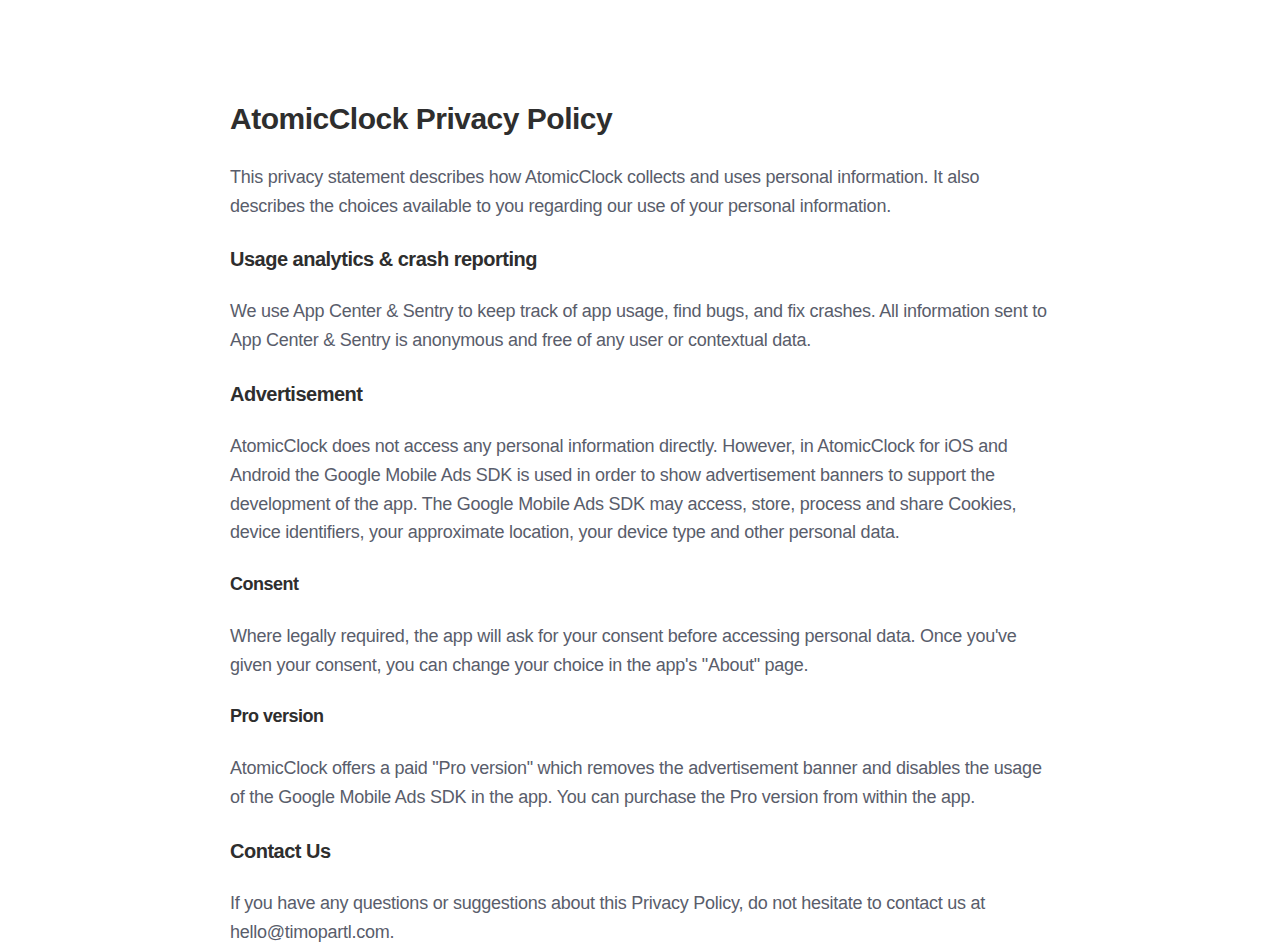
<file: privacypolicies/atomicclock/index.html>
<!DOCTYPE html>
<html lang="en">

<head>
    <meta charset="utf-8">
    <title>AtomicClock Privacy Policy</title>
    <link rel="stylesheet" href="../../static/termsofuse.css">
</head>

<body>
    <div class="container">
        <h2>AtomicClock Privacy Policy</h2>
        <p>
            This privacy statement describes how AtomicClock collects and uses personal information. It also describes the choices available to you regarding our use of your personal information.
        </p>

        <h3>Usage analytics &amp; crash reporting</h3>
        <p>
            We use App Center &amp; Sentry to keep track of app usage, find bugs, and fix crashes. All information sent to App Center &amp; Sentry is anonymous and free of any user or contextual data.
        </p>

        <h3>Advertisement</h3>
        <p>
            AtomicClock does not access any personal information directly. However, in AtomicClock for iOS and Android the Google Mobile Ads SDK is used in order to show advertisement banners to support the development of the app. The Google Mobile Ads SDK may access,
            store, process and share Cookies, device identifiers, your approximate location, your device type and other personal data.
        </p>
        <h4>Consent</h4>
        <p>
            Where legally required, the app will ask for your consent before accessing personal data. Once you've given your consent, you can change your choice in the app's "About" page.
        </p>
        <h4>Pro version</h4>
        <p>
            AtomicClock offers a paid "Pro version" which removes the advertisement banner and disables the usage of the Google Mobile Ads SDK in the app. You can purchase the Pro version from within the app.
        </p>
        <h3>Contact Us</h3>
        <p>
            If you have any questions or suggestions about this Privacy Policy, do not hesitate to contact us at hello@timopartl.com.
        </p>
    </div>
</body>

</html>
</file>
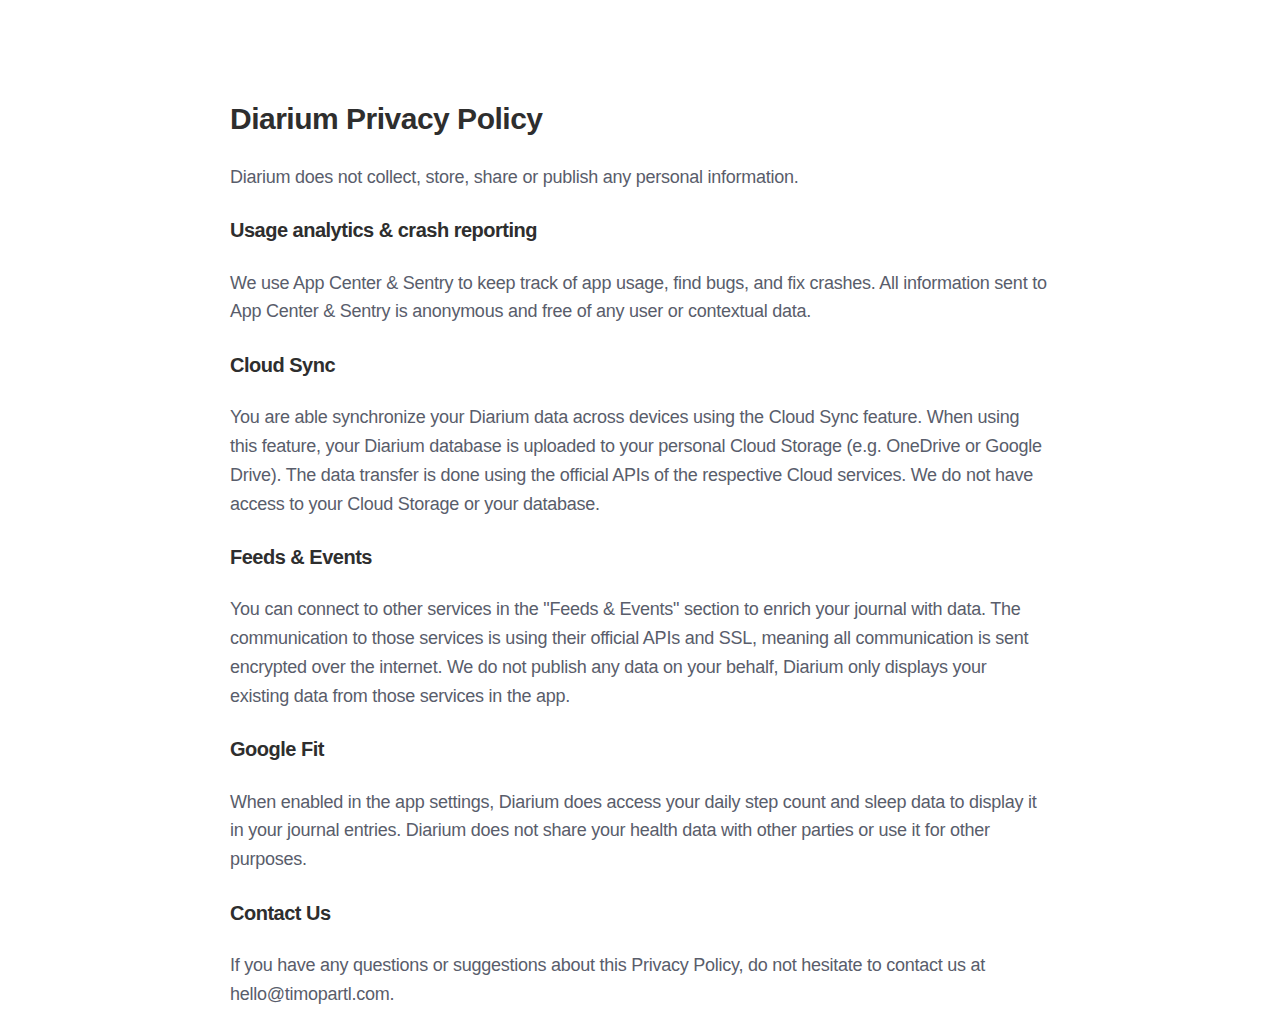
<file: privacypolicies/diarium/index.html>
<!DOCTYPE html>
<html lang="en">

<head>
    <meta charset="utf-8">
    <title>Diarium Privacy Policy</title>
    <link rel="stylesheet" href="../../static/termsofuse.css">
</head>

<body>
    <div class="container">
        <h2>Diarium Privacy Policy</h2>
        <p>
            Diarium does not collect, store, share or publish any personal information.
        </p>

        <h3>Usage analytics &amp; crash reporting</h3>
        <p>
            We use App Center &amp; Sentry to keep track of app usage, find bugs, and fix crashes. All information sent to App Center &amp; Sentry is anonymous and free of any user or contextual data.
        </p>

        <h3>Cloud Sync</h3>
        <p>
            You are able synchronize your Diarium data across devices using the Cloud Sync feature. When using this feature, your Diarium database is uploaded to your personal Cloud Storage (e.g. OneDrive or Google Drive). The data transfer is done using the official APIs of the respective Cloud services. We do not have access to your Cloud Storage or your database.
        </p>

        <h3>Feeds &amp; Events</h3>
        <p>
            You can connect to other services in the "Feeds &amp; Events" section to enrich your journal with data. The communication to those services is using their official APIs and SSL, meaning all communication is sent encrypted over the internet. We do not publish any data on your behalf, Diarium only displays your existing data from those services in the app.
        </p>

        <h3>Google Fit</h3>
        <p>
            When enabled in the app settings, Diarium does access your daily step count and sleep data to display it in your journal entries. Diarium does not share your health data with other parties or use it for other purposes.
        </p>

        <h3>Contact Us</h3>
        <p>
            If you have any questions or suggestions about this Privacy Policy, do not hesitate to contact us at hello@timopartl.com.
        </p>
    </div>
</body>
</file>
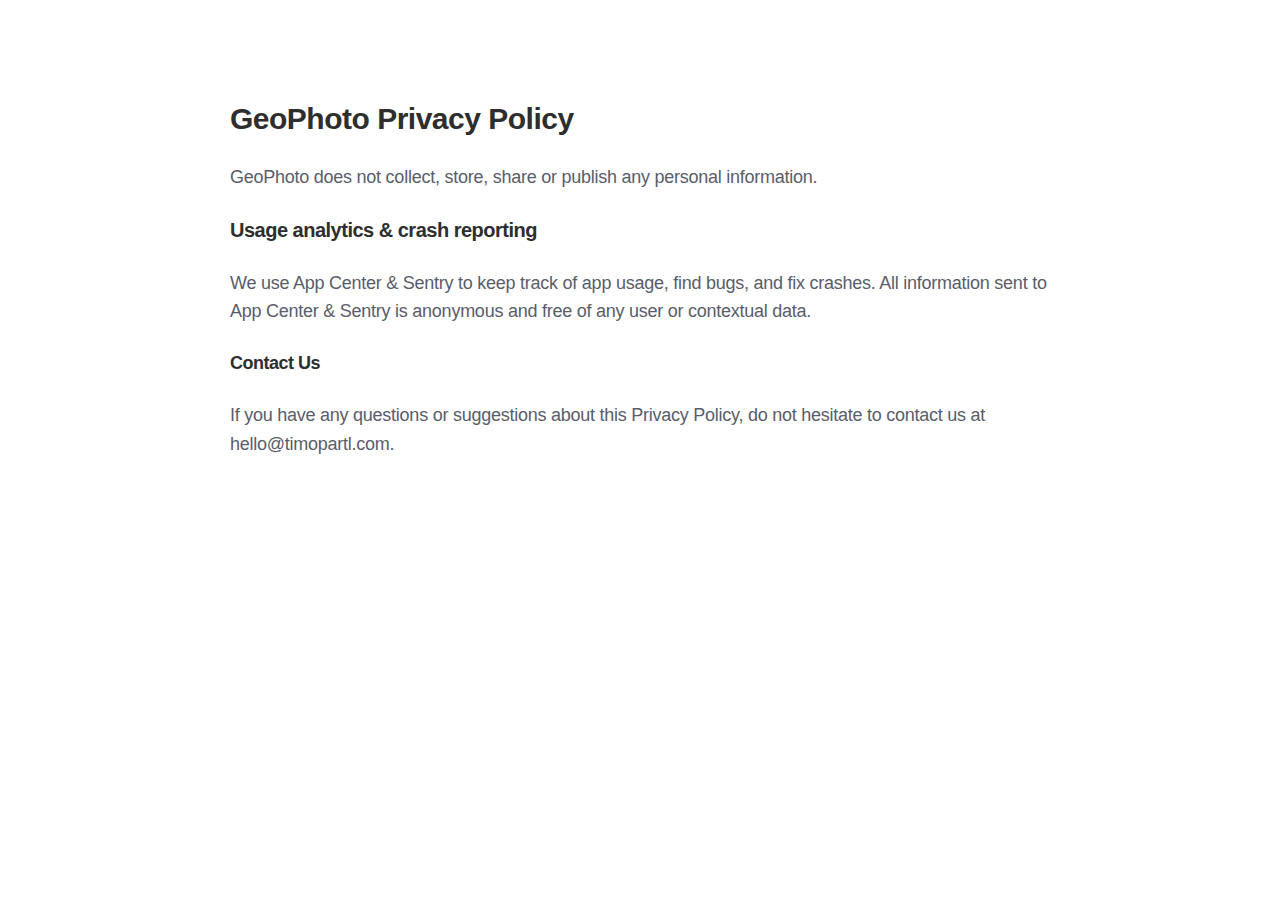
<file: privacypolicies/geophoto/index.html>
<!DOCTYPE html>
<html lang="en">

<head>
    <meta charset="utf-8">
    <title>GeoPhoto Privacy Policy</title>
    <link rel="stylesheet" href="../../static/termsofuse.css">
</head>

<body>
    <div class="container">
        <h2>GeoPhoto Privacy Policy</h2>
        <p>GeoPhoto does not collect, store, share or publish any personal information.</p>

        <h3>Usage analytics &amp; crash reporting</h3>
        <p>We use App Center &amp; Sentry to keep track of app usage, find bugs, and fix crashes. All information sent to App Center &amp; Sentry is anonymous and free of any user or contextual data.</p>

        <h4>Contact Us</h4>
        <p>If you have any questions or suggestions about this Privacy Policy, do not hesitate to contact us at hello@timopartl.com.</p>
    </div>
</body>

</html>
</file>
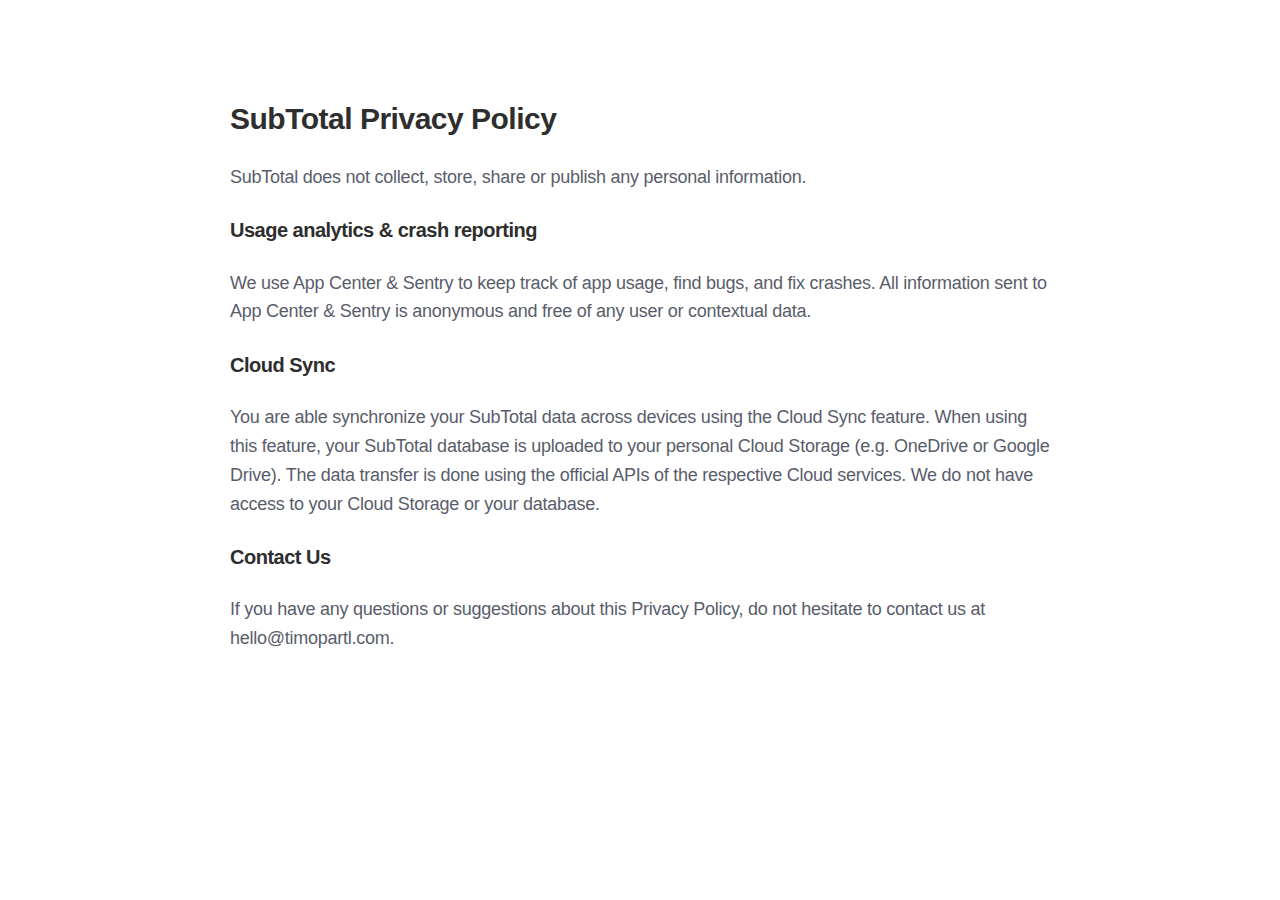
<file: privacypolicies/subtotal/index.html>
<!DOCTYPE html>
<html lang="en">

<head>
    <meta charset="utf-8">
    <title>SubTotal Privacy Policy</title>
    <link rel="stylesheet" href="../../static/termsofuse.css">
</head>

<body>
    <div class="container">
        <h2>SubTotal Privacy Policy</h2>
        <p>
            SubTotal does not collect, store, share or publish any personal information.
        </p>

        <h3>Usage analytics &amp; crash reporting</h3>
        <p>
            We use App Center &amp; Sentry to keep track of app usage, find bugs, and fix crashes. All information sent to App Center &amp; Sentry is anonymous and free of any user or contextual data.
        </p>

        <h3>Cloud Sync</h3>
        <p>
            You are able synchronize your SubTotal data across devices using the Cloud Sync feature. When using this feature, your SubTotal database is uploaded to your personal Cloud Storage (e.g. OneDrive or Google Drive). The data transfer is done using the official APIs of the respective Cloud services. We do not have access to your Cloud Storage or your database.
        </p>

        <h3>Contact Us</h3>
        <p>
            If you have any questions or suggestions about this Privacy Policy, do not hesitate to contact us at hello@timopartl.com.
        </p>
    </div>
</body>

</html>
</file>
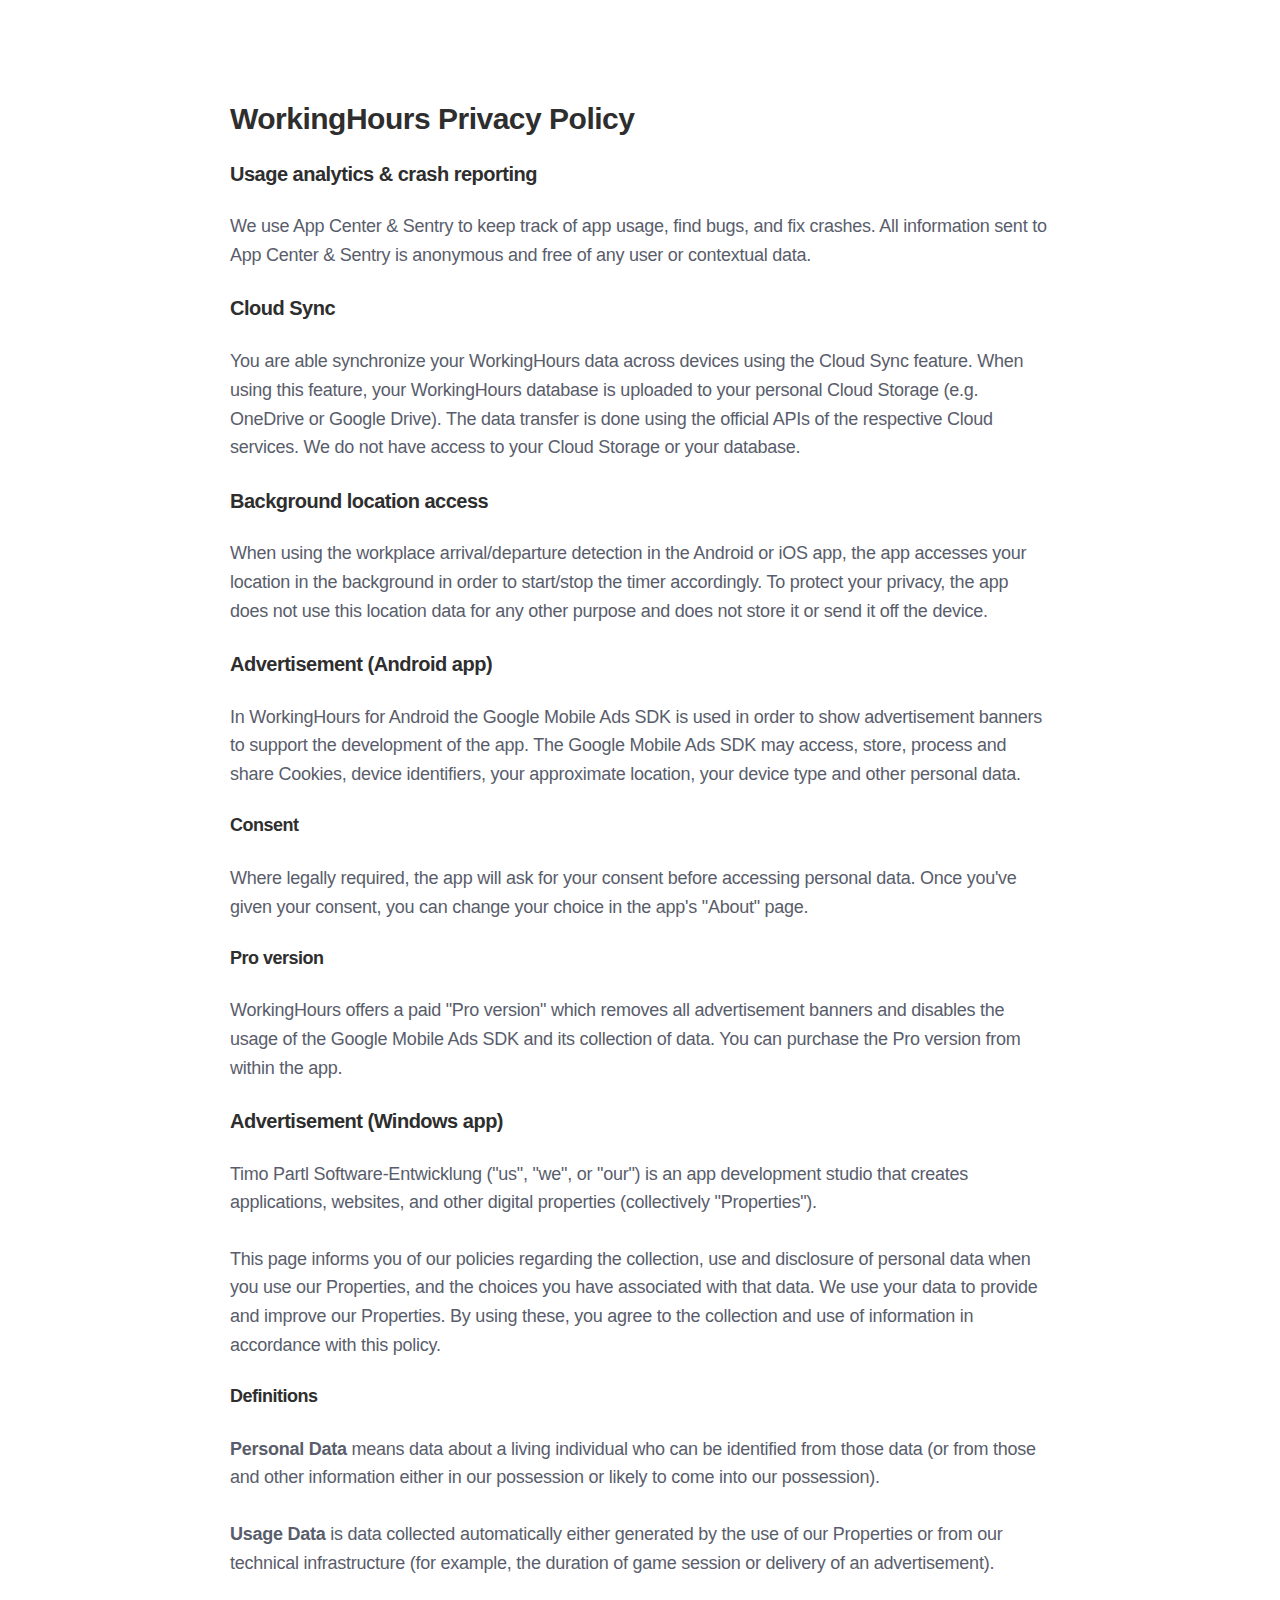
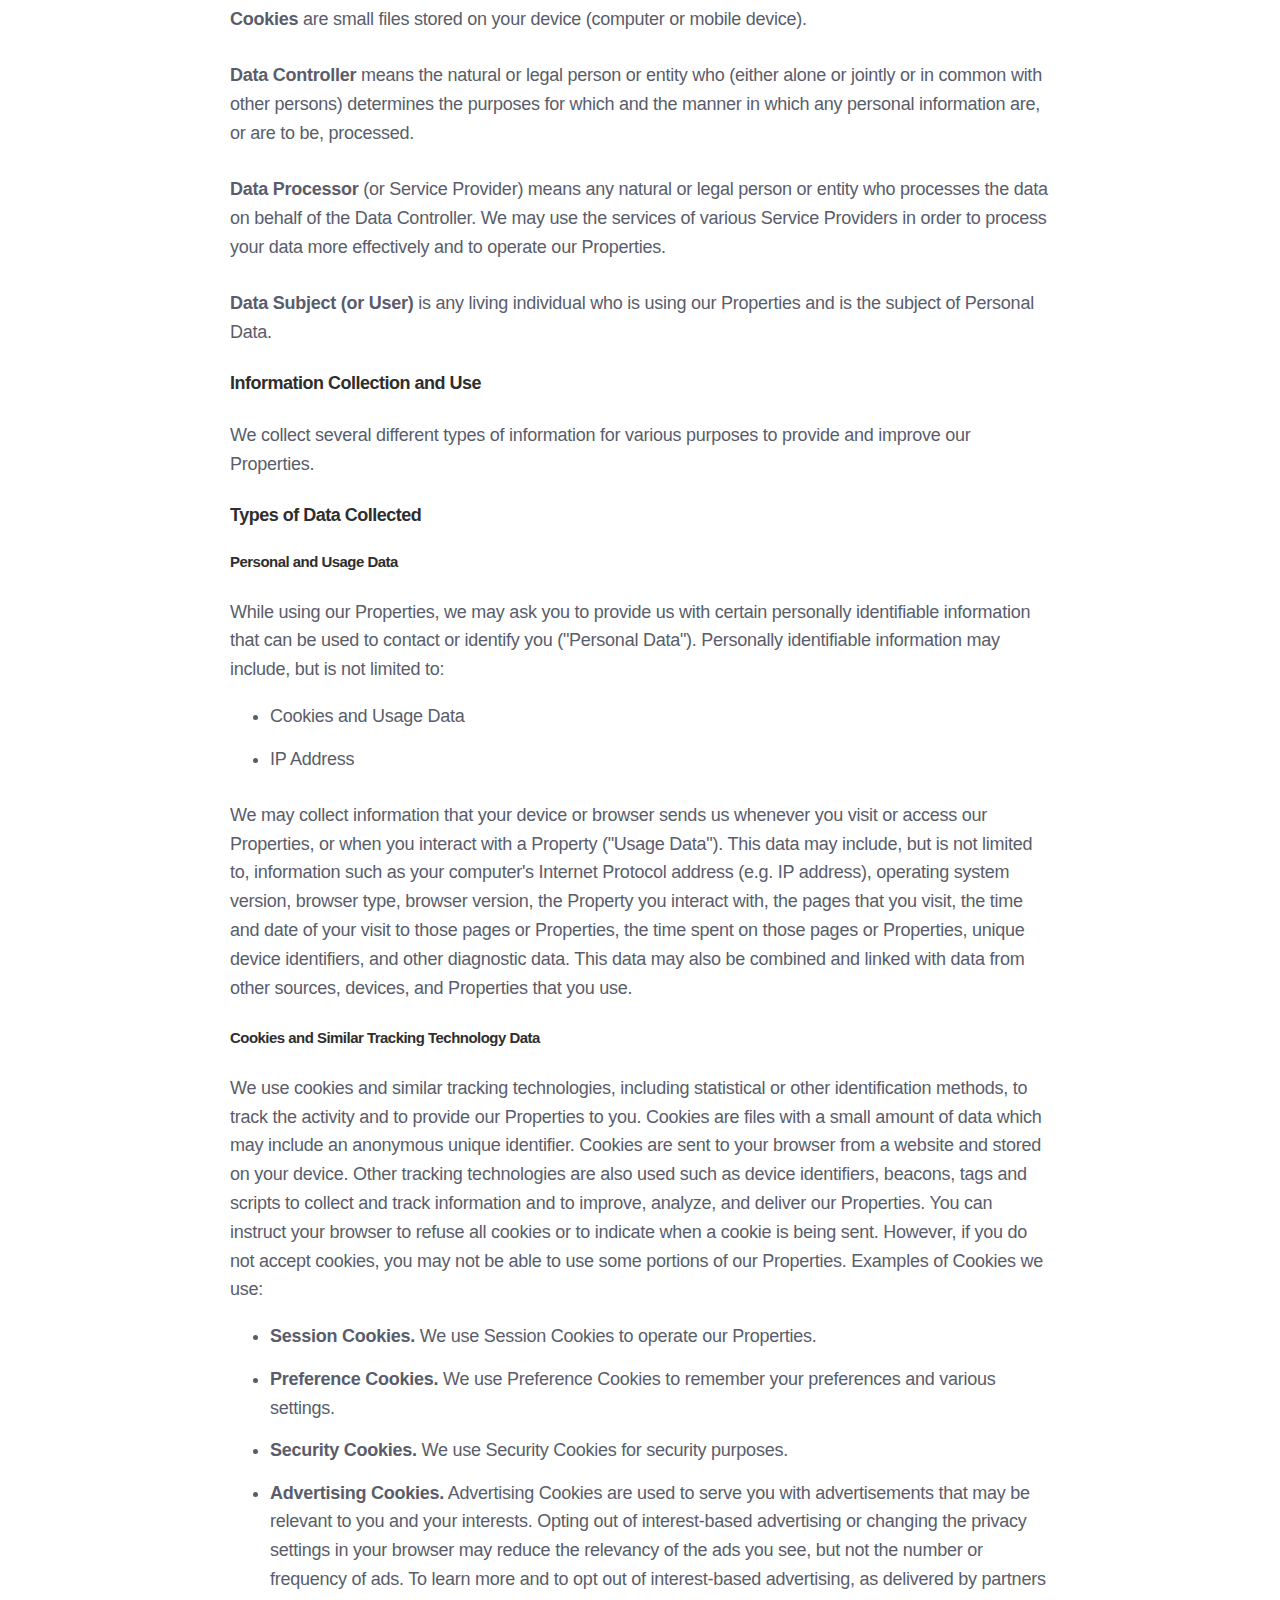
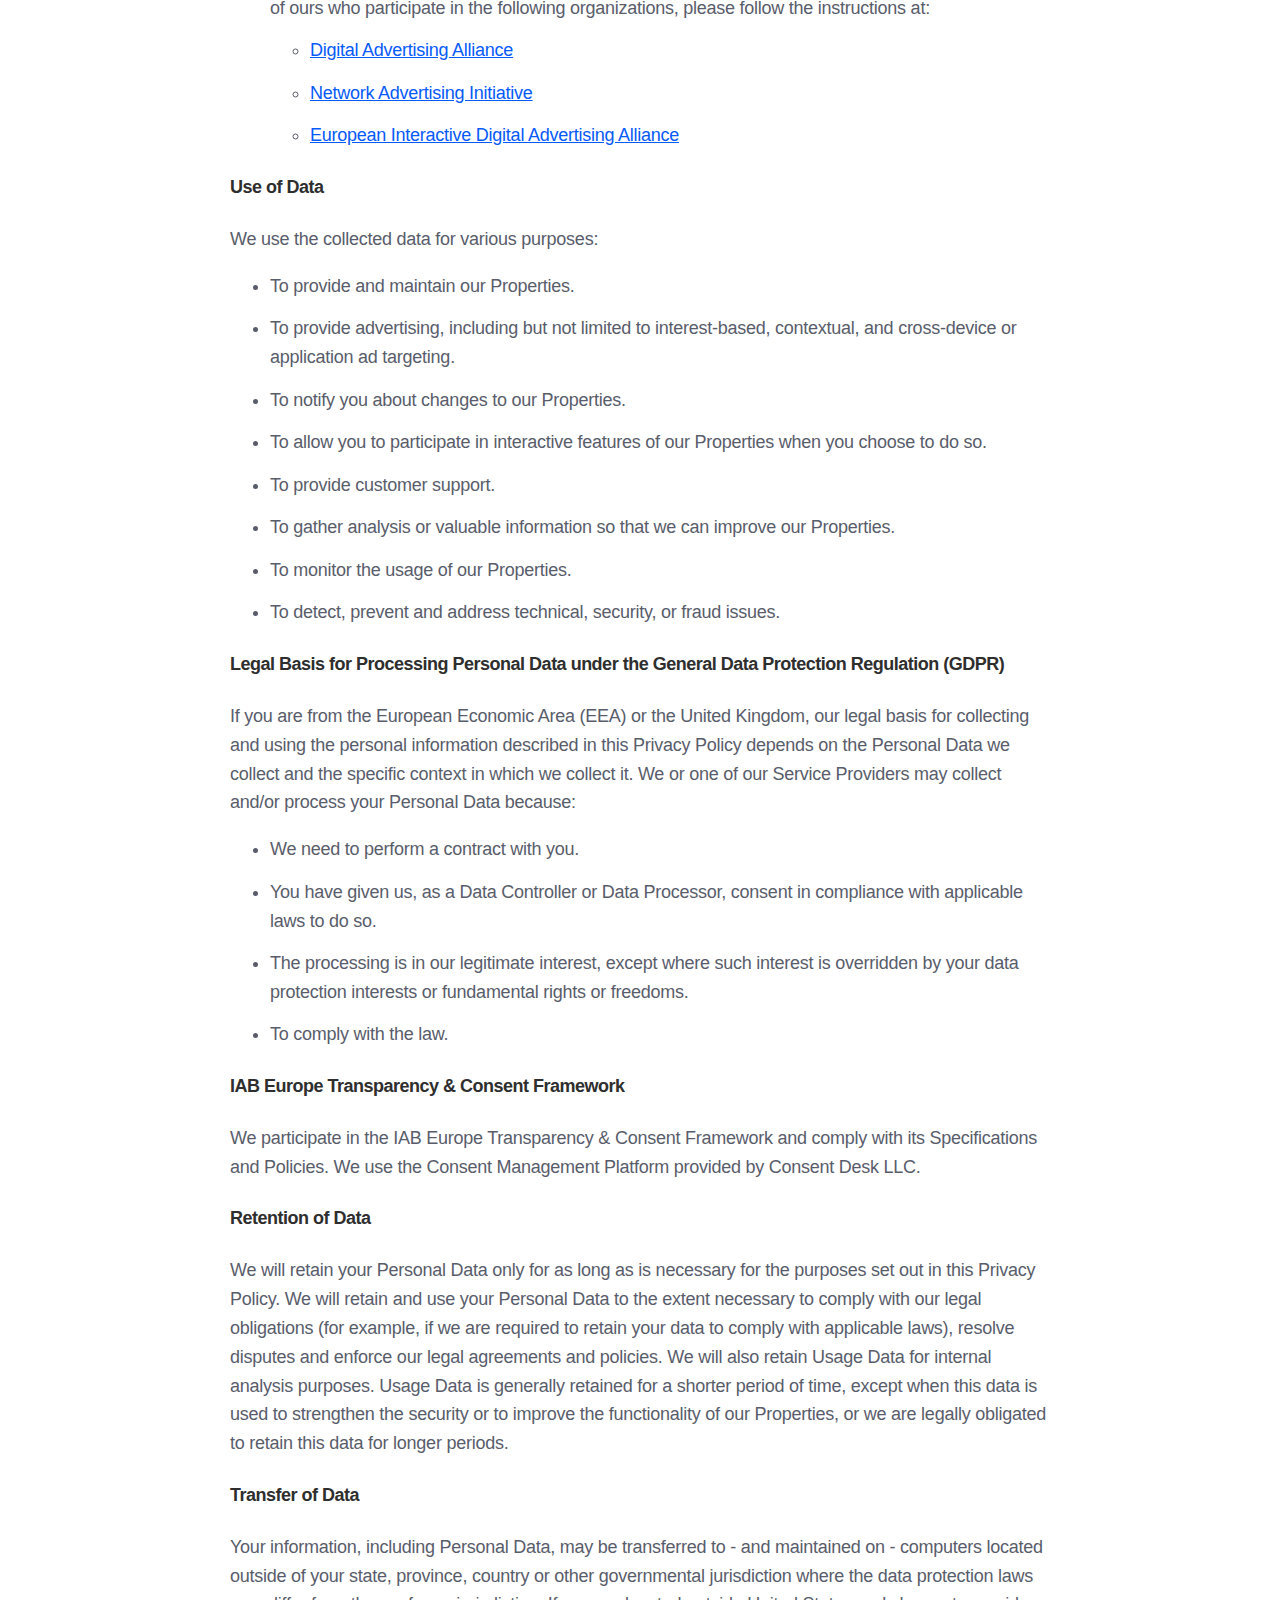
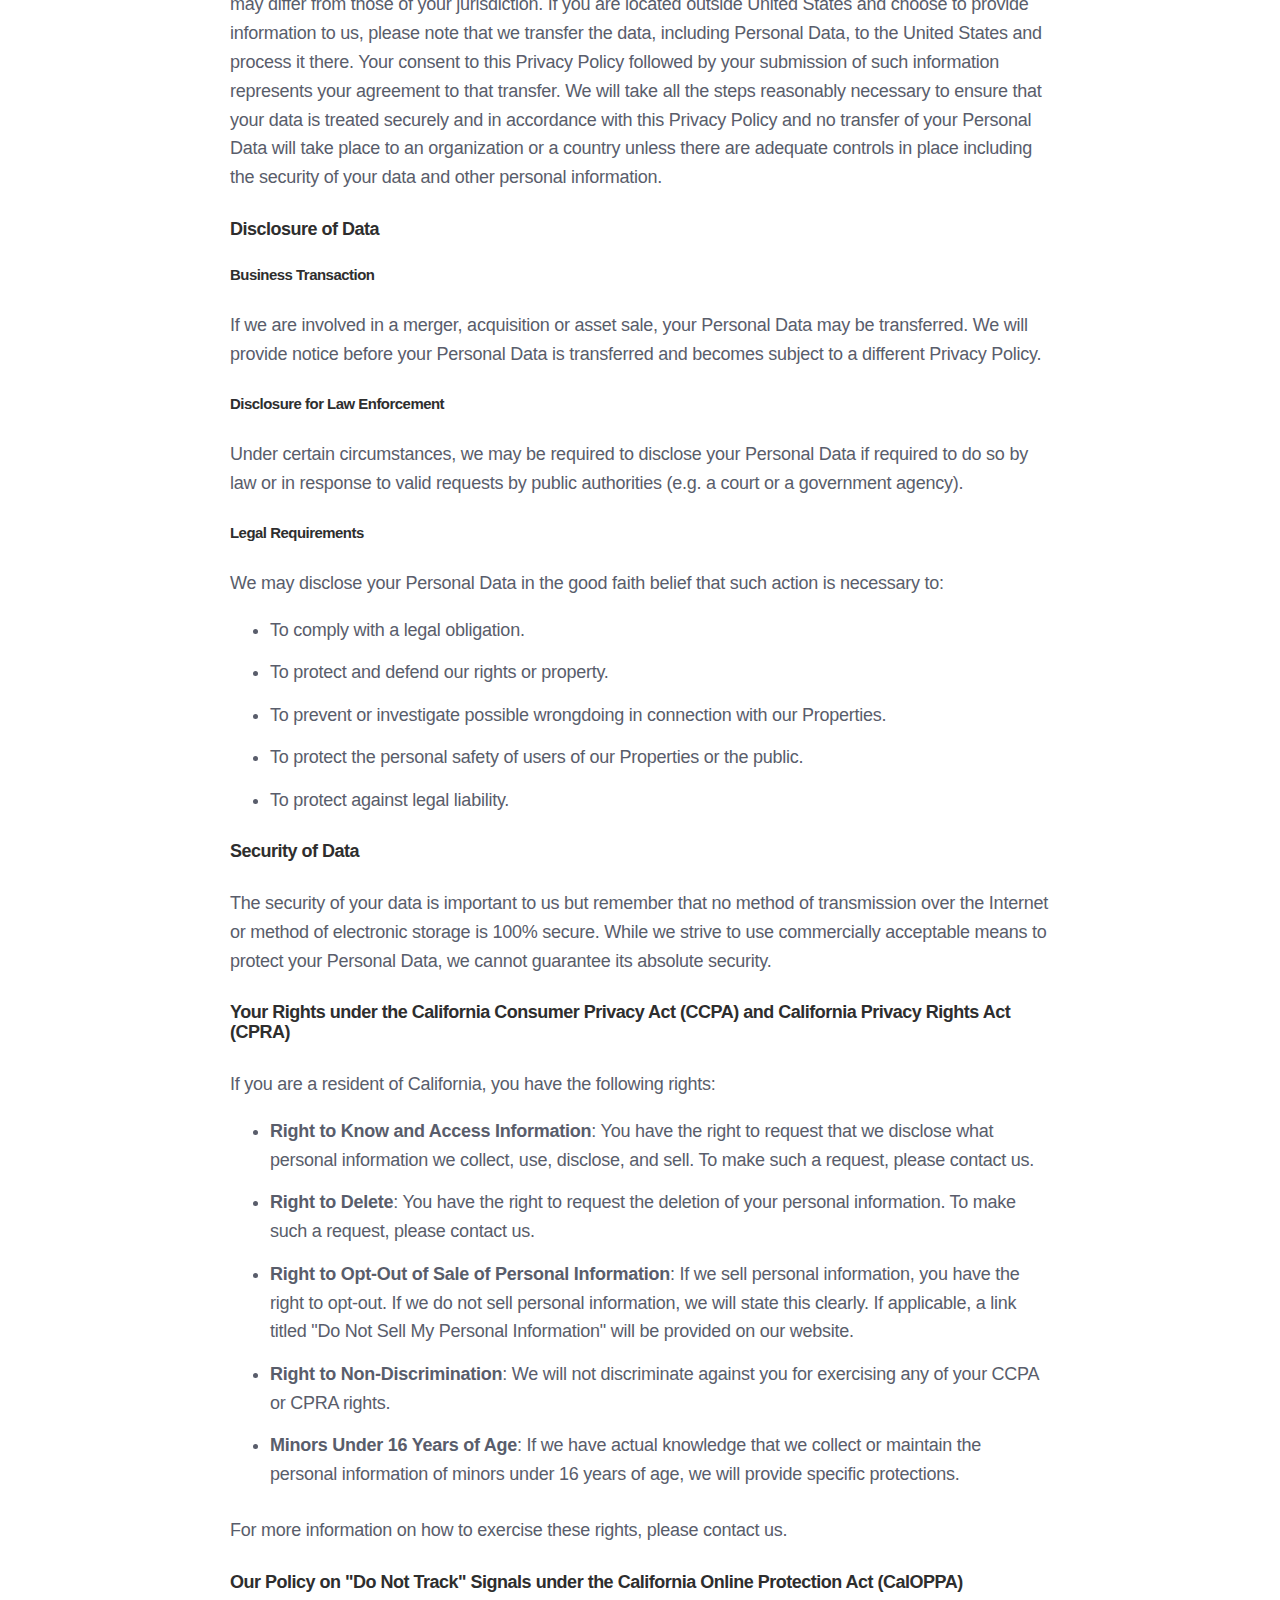
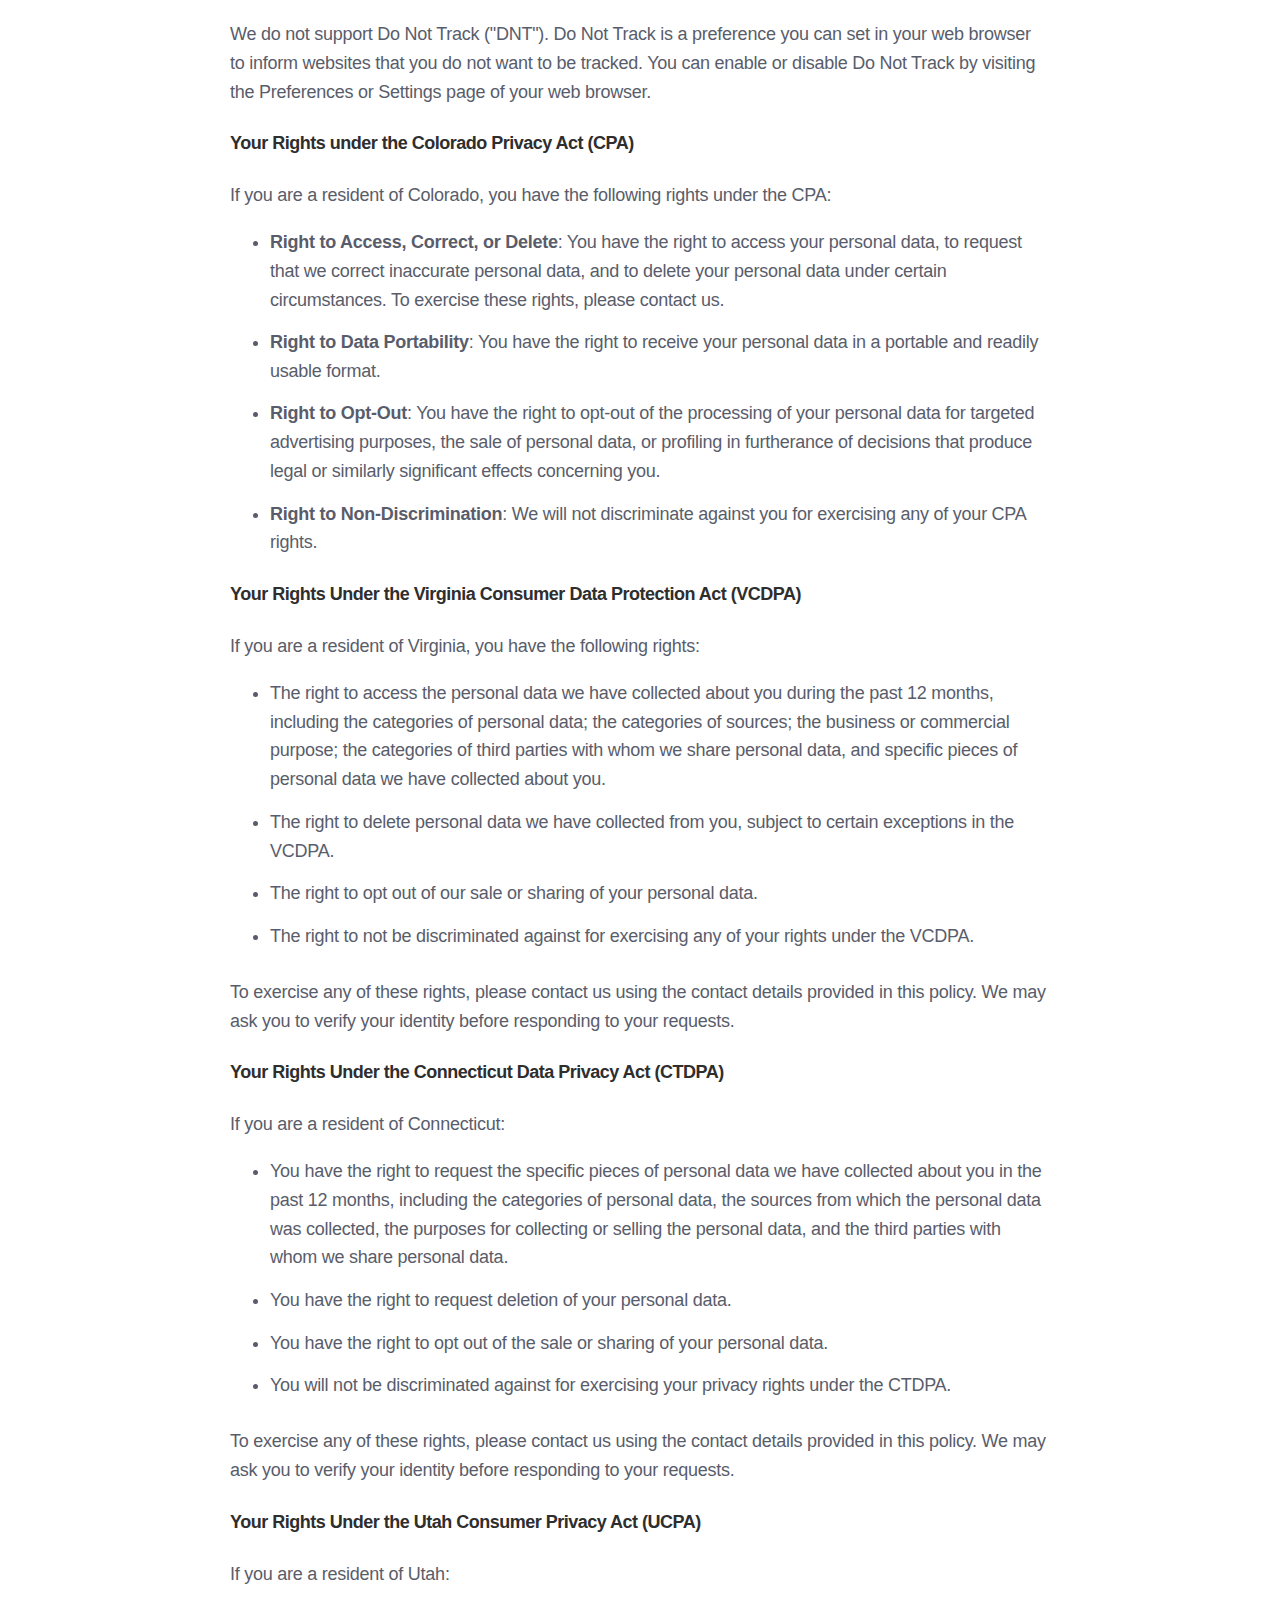
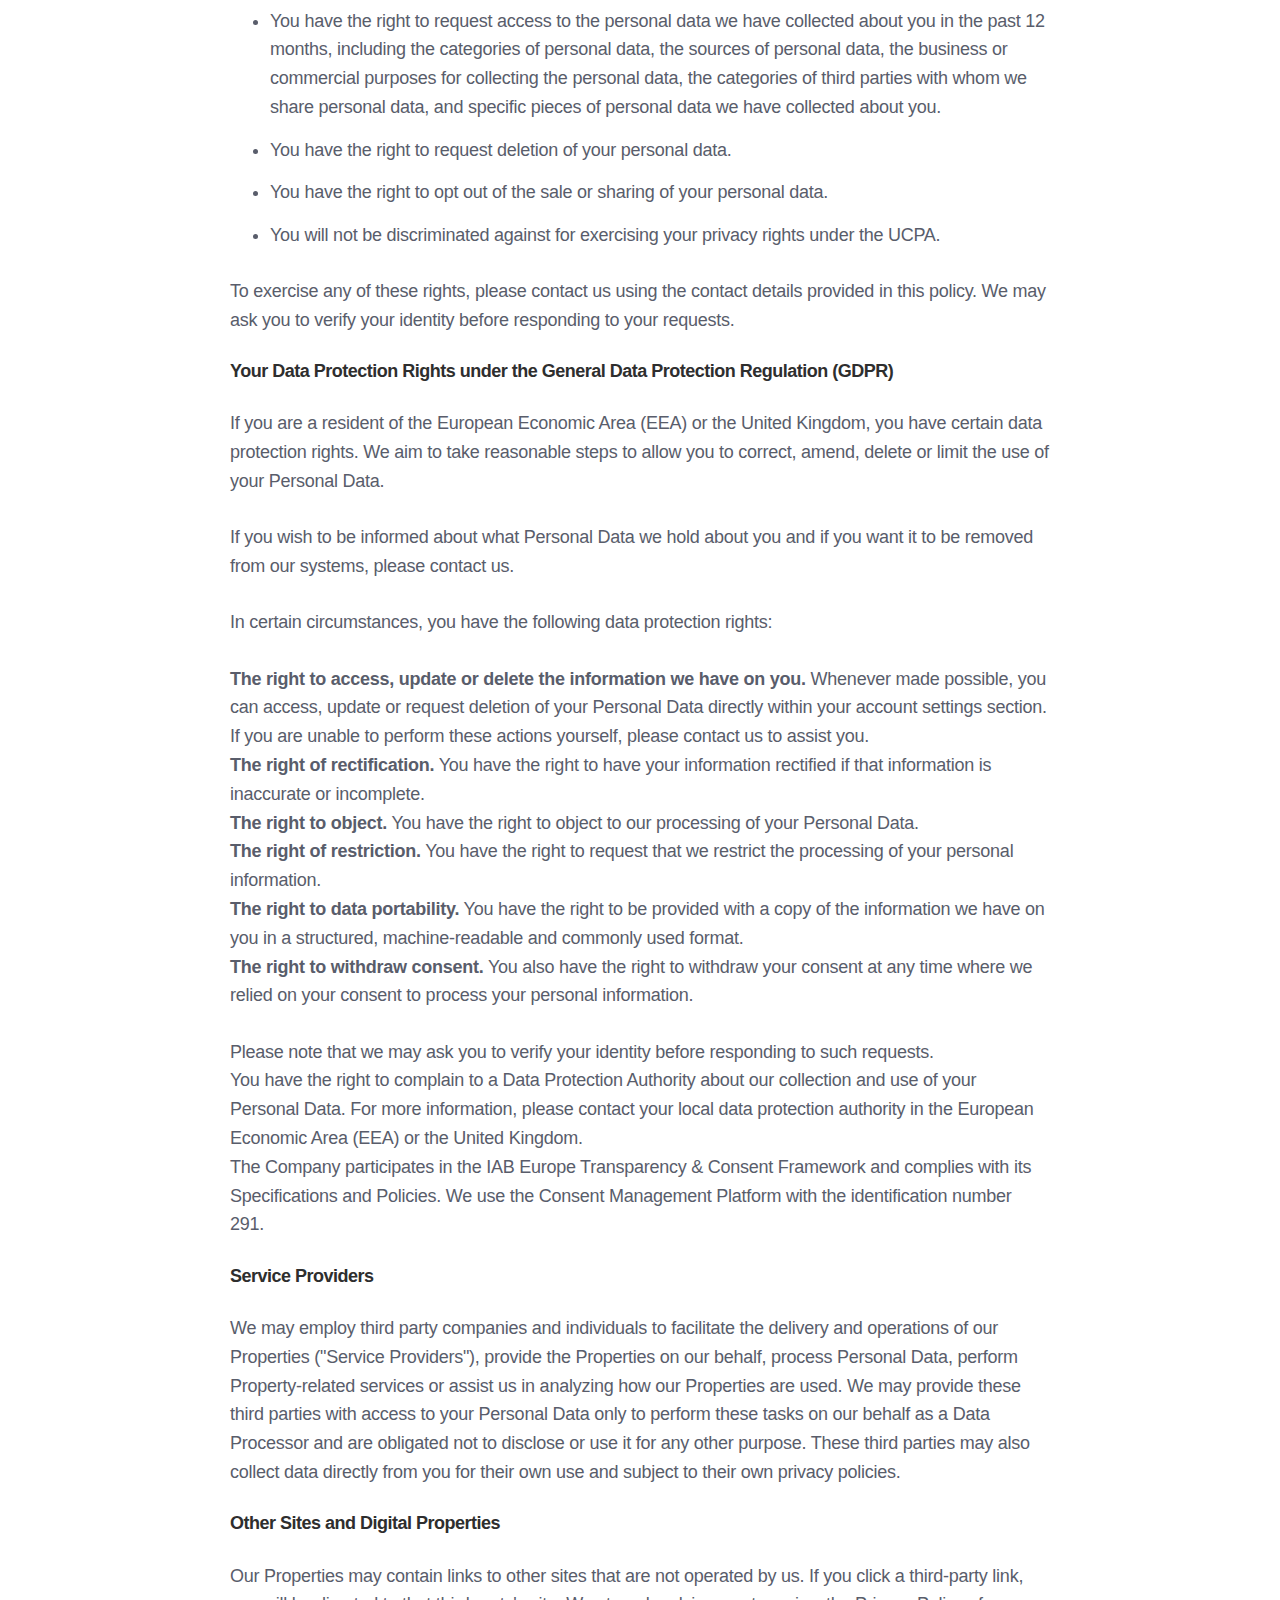
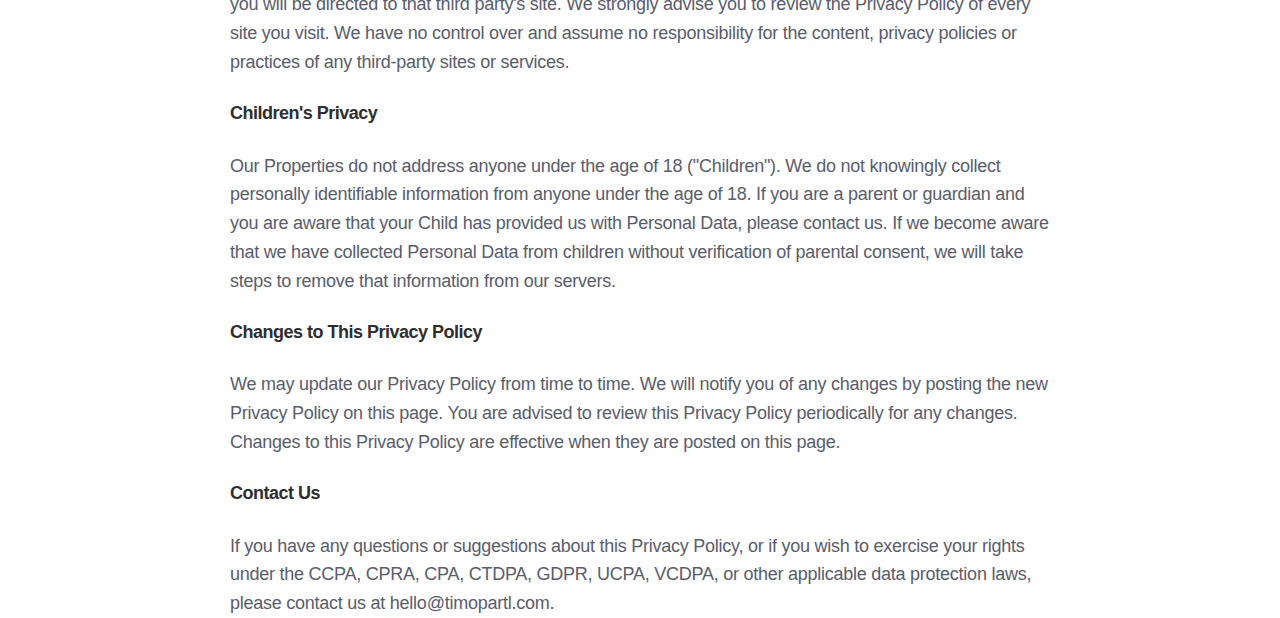
<file: privacypolicies/workinghours/index.html>
<!DOCTYPE html>
<html lang="en">

<head>
    <meta charset="utf-8">
    <title>WorkingHours Privacy Policy</title>
    <link rel="stylesheet" href="../../static/termsofuse.css">
</head>

<body>
    <div class="container">
        <h2>WorkingHours Privacy Policy</h2>
        <!-- <p>
                WorkingHours does not collect, store, share or publish any personal information.
            </p> -->

        <h3>Usage analytics &amp; crash reporting</h3>
        <p>
            We use App Center &amp; Sentry to keep track of app usage, find bugs, and fix crashes. All information sent to App Center &amp; Sentry is anonymous and free of any user or contextual data.
        </p>

        <h3>Cloud Sync</h3>
        <p>
            You are able synchronize your WorkingHours data across devices using the Cloud Sync feature. When using this feature, your WorkingHours database is uploaded to your personal Cloud Storage (e.g. OneDrive or Google Drive). The data transfer is done using the official APIs of the respective Cloud services. We do not have access to your Cloud Storage or your database.
        </p>

        <h3>Background location access</h3>
        <p>
            When using the workplace arrival/departure detection in the Android or iOS app, the app accesses your location in the background in order to start/stop the timer accordingly. To protect your privacy, the app does not use this location data for any other purpose and does not store it or send it off the device.
        </p>

        <h3>Advertisement (Android app)</h3>
        <p>
            In WorkingHours for Android the Google Mobile Ads SDK is used in order to show advertisement banners to support the development of the app. The Google Mobile Ads SDK may access,
            store, process and share Cookies, device identifiers, your approximate location, your device type and other personal data.
        </p>
        <h4>Consent</h4>
        <p>
            Where legally required, the app will ask for your consent before accessing personal data. Once you've given your consent, you can change your choice in the app's "About" page.
        </p>
        <h4>Pro version</h4>
        <p>
            WorkingHours offers a paid "Pro version" which removes all advertisement banners and disables the usage of the Google Mobile Ads SDK and its collection of data. You can purchase the Pro version from within the app.
        </p>

        <h3>Advertisement (Windows app)</h3>
        <p>
            Timo Partl Software-Entwicklung ("us", "we", or "our") is an app development studio that creates applications, websites, and other digital properties (collectively "Properties").
        </p>

        <p>
            This page informs you of our policies regarding the collection, use and disclosure of personal data when you use our Properties, and the choices you have associated with that data. We use your data to provide and improve our Properties. By using these, you agree to the collection and use of information in accordance with this policy.
        </p>

        <h4>Definitions</h4>
        <p>
            <strong>Personal Data</strong> means data about a living individual who can be identified from those data (or from those and other information either in our possession or likely to come into our possession).
        </p>
        <p>
            <strong>Usage Data</strong> is data collected automatically either generated by the use of our Properties or from our technical infrastructure (for example, the duration of game session or delivery of an advertisement).
        </p>
        <p>
            <strong>Cookies</strong> are small files stored on your device (computer or mobile device).
        </p>
        <p>
            <strong>Data Controller</strong> means the natural or legal person or entity who (either alone or jointly or in common with other persons) determines the purposes for which and the manner in which any personal information are, or are to be, processed.
        </p>
        <p>
            <strong>Data Processor</strong> (or Service Provider) means any natural or legal person or entity who processes the data on behalf of the Data Controller. We may use the services of various Service Providers in order to process your data more effectively and to operate our Properties.
        </p>
        <p>
            <strong>Data Subject (or User)</strong> is any living individual who is using our Properties and is the subject of Personal Data.
        </p>

        <h4>Information Collection and Use</h4>
        <p>
            We collect several different types of information for various purposes to provide and improve our Properties.
        </p>
        <h4>Types of Data Collected</h4>
        <h5>Personal and Usage Data</h5>
        <p>
            While using our Properties, we may ask you to provide us with certain personally identifiable information that can be used to contact or identify you ("Personal Data"). Personally identifiable information may include, but is not limited to:
        </p>
        <ul>
            <li>Cookies and Usage Data</li>
            <li>IP Address</li>
        </ul>
        <p>
            We may collect information that your device or browser sends us whenever you visit or access our Properties, or when you interact with a Property ("Usage Data"). This data may include, but is not limited to, information such as your computer's Internet Protocol address (e.g. IP address), operating system version, browser type, browser version, the Property you interact with, the pages that you visit, the time and date of your visit to those pages or Properties, the time spent on those pages or Properties, unique device identifiers, and other diagnostic data. This data may also be combined and linked with data from other sources, devices, and Properties that you use.
        </p>
        <h5>Cookies and Similar Tracking Technology Data</h5>
        <p>
            We use cookies and similar tracking technologies, including statistical or other identification methods, to track the activity and to provide our Properties to you. Cookies are files with a small amount of data which may include an anonymous unique identifier. Cookies are sent to your browser from a website and stored on your device. Other tracking technologies are also used such as device identifiers, beacons, tags and scripts to collect and track information and to improve, analyze, and deliver our Properties. You can instruct your browser to refuse all cookies or to indicate when a cookie is being sent. However, if you do not accept cookies, you may not be able to use some portions of our Properties. Examples of Cookies we use:
        </p>
        <ul>
            <li><strong>Session Cookies.</strong> We use Session Cookies to operate our Properties.</li>
            <li><strong>Preference Cookies.</strong> We use Preference Cookies to remember your preferences and various settings.</li>
            <li><strong>Security Cookies.</strong> We use Security Cookies for security purposes.</li>
            <li><strong>Advertising Cookies.</strong> Advertising Cookies are used to serve you with advertisements that may be relevant to you and your interests. Opting out of interest-based advertising or changing the privacy settings in your browser may reduce the relevancy of the ads you see, but not the number or frequency of ads. To learn more and to opt out of interest-based advertising, as delivered by partners of ours who participate in the following organizations, please follow the instructions at:
                <ul>
                    <li><a href="http://optout.aboutads.info/?c=2&lang=EN">Digital Advertising Alliance</a></li>
                    <li><a href="http://www.networkadvertising.org">Network Advertising Initiative</a></li>
                    <li><a href="http://www.youronlinechoices.eu/">European Interactive Digital Advertising Alliance</a></li>
                </ul>
            </li>
        </ul>

        <h4>Use of Data</h4>
        <p>
            We use the collected data for various purposes:
        </p>
        <ul>
            <li>To provide and maintain our Properties.</li>
            <li>To provide advertising, including but not limited to interest-based, contextual, and cross-device or application ad targeting.</li>
            <li>To notify you about changes to our Properties.</li>
            <li>To allow you to participate in interactive features of our Properties when you choose to do so.</li>
            <li>To provide customer support.</li>
            <li>To gather analysis or valuable information so that we can improve our Properties.</li>
            <li>To monitor the usage of our Properties.</li>
            <li>To detect, prevent and address technical, security, or fraud issues.</li>
        </ul>

        <h4>Legal Basis for Processing Personal Data under the General Data Protection Regulation (GDPR)</h4>
        <p>
            If you are from the European Economic Area (EEA) or the United Kingdom, our legal basis for collecting and using the personal information described in this Privacy Policy depends on the Personal Data we collect and the specific context in which we collect it. We or one of our Service Providers may collect and/or process your Personal Data because:
        </p>
        <ul>
            <li>We need to perform a contract with you.</li>
            <li>You have given us, as a Data Controller or Data Processor, consent in compliance with applicable laws to do so.</li>
            <li>The processing is in our legitimate interest, except where such interest is overridden by your data protection interests or fundamental rights or freedoms.</li>
            <li>To comply with the law.</li>
        </ul>

        <h4>IAB Europe Transparency & Consent Framework</h4>
        <p>
            We participate in the IAB Europe Transparency & Consent Framework and comply with its Specifications and Policies. We use the Consent Management Platform provided by Consent Desk LLC.
        </p>

        <h4>Retention of Data</h4>
        <p>
            We will retain your Personal Data only for as long as is necessary for the purposes set out in this Privacy Policy. We will retain and use your Personal Data to the extent necessary to comply with our legal obligations (for example, if we are required to retain your data to comply with applicable laws), resolve disputes and enforce our legal agreements and policies. We will also retain Usage Data for internal analysis purposes. Usage Data is generally retained for a shorter period of time, except when this data is used to strengthen the security or to improve the functionality of our Properties, or we are legally obligated to retain this data for longer periods.
        </p>

        <h4>Transfer of Data</h4>
        <p>
            Your information, including Personal Data, may be transferred to - and maintained on - computers located outside of your state, province, country or other governmental jurisdiction where the data protection laws may differ from those of your jurisdiction. If you are located outside United States and choose to provide information to us, please note that we transfer the data, including Personal Data, to the United States and process it there. Your consent to this Privacy Policy followed by your submission of such information represents your agreement to that transfer. We will take all the steps reasonably necessary to ensure that your data is treated securely and in accordance with this Privacy Policy and no transfer of your Personal Data will take place to an organization or a country unless there are adequate controls in place including the security of your data and other personal information.
        </p>

        <h4>Disclosure of Data</h4>
        <h5>Business Transaction</h5>
        <p>
            If we are involved in a merger, acquisition or asset sale, your Personal Data may be transferred. We will provide notice before your Personal Data is transferred and becomes subject to a different Privacy Policy.
        </p>

        <h5>Disclosure for Law Enforcement</h5>
        <p>
            Under certain circumstances, we may be required to disclose your Personal Data if required to do so by law or in response to valid requests by public authorities (e.g. a court or a government agency).
        </p>

        <h5>Legal Requirements</h5>
        <p>
            We may disclose your Personal Data in the good faith belief that such action is necessary to:
        </p>
        <ul>
            <li>To comply with a legal obligation.</li>
            <li>To protect and defend our rights or property.</li>
            <li>To prevent or investigate possible wrongdoing in connection with our Properties.</li>
            <li>To protect the personal safety of users of our Properties or the public.</li>
            <li>To protect against legal liability.</li>
        </ul>

        <h4>Security of Data</h4>
        <p>
            The security of your data is important to us but remember that no method of transmission over the Internet or method of electronic storage is 100% secure. While we strive to use commercially acceptable means to protect your Personal Data, we cannot guarantee its absolute security.
        </p>

        <h4>Your Rights under the California Consumer Privacy Act (CCPA) and California Privacy Rights Act (CPRA)</h4>
        <p>
            If you are a resident of California, you have the following rights:
        </p>
        <ul>
            <li><strong>Right to Know and Access Information</strong>: You have the right to request that we disclose what personal information we collect, use, disclose, and sell. To make such a request, please contact us.</li>
            <li><strong>Right to Delete</strong>: You have the right to request the deletion of your personal information. To make such a request, please contact us.</li>
            <li><strong>Right to Opt-Out of Sale of Personal Information</strong>: If we sell personal information, you have the right to opt-out. If we do not sell personal information, we will state this clearly. If applicable, a link titled "Do Not Sell My Personal Information" will be provided on our website.</li>
            <li><strong>Right to Non-Discrimination</strong>: We will not discriminate against you for exercising any of your CCPA or CPRA rights.</li>
            <li><strong>Minors Under 16 Years of Age</strong>: If we have actual knowledge that we collect or maintain the personal information of minors under 16 years of age, we will provide specific protections.</li>
        </ul>
        <p>
            For more information on how to exercise these rights, please contact us.
        </p>

        <h4>Our Policy on "Do Not Track" Signals under the California Online Protection Act (CalOPPA)</h4>
        <p>
            We do not support Do Not Track ("DNT"). Do Not Track is a preference you can set in your web browser to inform websites that you do not want to be tracked. You can enable or disable Do Not Track by visiting the Preferences or Settings page of your web browser.
        </p>

        <h4>Your Rights under the Colorado Privacy Act (CPA)</h4>
        <p>
            If you are a resident of Colorado, you have the following rights under the CPA:
        </p>
        <ul>
            <li><strong>Right to Access, Correct, or Delete</strong>: You have the right to access your personal data, to request that we correct inaccurate personal data, and to delete your personal data under certain circumstances. To exercise these rights, please contact us.</li>
            <li><strong>Right to Data Portability</strong>: You have the right to receive your personal data in a portable and readily usable format.</li>
            <li><strong>Right to Opt-Out</strong>: You have the right to opt-out of the processing of your personal data for targeted advertising purposes, the sale of personal data, or profiling in furtherance of decisions that produce legal or similarly significant effects concerning you.</li>
            <li><strong>Right to Non-Discrimination</strong>: We will not discriminate against you for exercising any of your CPA rights.</li>
        </ul>

        <h4>Your Rights Under the Virginia Consumer Data Protection Act (VCDPA)</h4>
        <p>
            If you are a resident of Virginia, you have the following rights:
        </p>
        <ul>
            <li>The right to access the personal data we have collected about you during the past 12 months, including the categories of personal data; the categories of sources; the business or commercial purpose; the categories of third parties with whom we share personal data, and specific pieces of personal data we have collected about you.</li>
            <li>The right to delete personal data we have collected from you, subject to certain exceptions in the VCDPA.</li>
            <li>The right to opt out of our sale or sharing of your personal data.</li>
            <li>The right to not be discriminated against for exercising any of your rights under the VCDPA.</li>
        </ul>
        <p>
            To exercise any of these rights, please contact us using the contact details provided in this policy. We may ask you to verify your identity before responding to your requests.
        </p>

        <h4>Your Rights Under the Connecticut Data Privacy Act (CTDPA)</h4>
        <p>
            If you are a resident of Connecticut:
        </p>
        <ul>
            <li>You have the right to request the specific pieces of personal data we have collected about you in the past 12 months, including the categories of personal data, the sources from which the personal data was collected, the purposes for collecting or selling the personal data, and the third parties with whom we share personal data.</li>
            <li>You have the right to request deletion of your personal data.</li>
            <li>You have the right to opt out of the sale or sharing of your personal data.</li>
            <li>You will not be discriminated against for exercising your privacy rights under the CTDPA.</li>
        </ul>
        <p>
            To exercise any of these rights, please contact us using the contact details provided in this policy. We may ask you to verify your identity before responding to your requests.
        </p>

        <h4>Your Rights Under the Utah Consumer Privacy Act (UCPA)</h4>
        <p>
            If you are a resident of Utah:
        </p>
        <ul>
            <li>You have the right to request access to the personal data we have collected about you in the past 12 months, including the categories of personal data, the sources of personal data, the business or commercial purposes for collecting the personal data, the categories of third parties with whom we share personal data, and specific pieces of personal data we have collected about you.</li>
            <li>You have the right to request deletion of your personal data.</li>
            <li>You have the right to opt out of the sale or sharing of your personal data.</li>
            <li>You will not be discriminated against for exercising your privacy rights under the UCPA.</li>
        </ul>
        <p>
            To exercise any of these rights, please contact us using the contact details provided in this policy. We may ask you to verify your identity before responding to your requests.
        </p>

        <h4>Your Data Protection Rights under the General Data Protection Regulation (GDPR)</h4>
        <p>
            If you are a resident of the European Economic Area (EEA) or the United Kingdom, you have certain data protection rights. We aim to take reasonable steps to allow you to correct, amend, delete or limit the use of your Personal Data.
        </p>

        <p>
            If you wish to be informed about what Personal Data we hold about you and if you want it to be removed from our systems, please contact us.
        </p>

        <p>
            In certain circumstances, you have the following data protection rights:
        </p>
        <p>
            <strong>The right to access, update or delete the information we have on you.</strong> Whenever made possible, you can access, update or request deletion of your Personal Data directly within your account settings section. If you are unable to perform these actions yourself, please contact us to assist you.<br>
            <strong>The right of rectification.</strong> You have the right to have your information rectified if that information is inaccurate or incomplete.<br>
            <strong>The right to object.</strong> You have the right to object to our processing of your Personal Data.<br>
            <strong>The right of restriction.</strong> You have the right to request that we restrict the processing of your personal information.<br>
            <strong>The right to data portability.</strong> You have the right to be provided with a copy of the information we have on you in a structured, machine-readable and commonly used format.<br>
            <strong>The right to withdraw consent.</strong> You also have the right to withdraw your consent at any time where we relied on your consent to process your personal information.<br>
        </p>

        <p>
            Please note that we may ask you to verify your identity before responding to such requests.<br>
            You have the right to complain to a Data Protection Authority about our collection and use of your Personal Data. For more information, please contact your local data protection authority in the European Economic Area (EEA) or the United Kingdom.<br>
            The Company participates in the IAB Europe Transparency & Consent Framework and complies with its Specifications and Policies. We use the Consent Management Platform with the identification number 291.
        </p>

        <h4>Service Providers</h4>
        <p>
            We may employ third party companies and individuals to facilitate the delivery and operations of our Properties ("Service Providers"), provide the Properties on our behalf, process Personal Data, perform Property-related services or assist us in analyzing how our Properties are used.

            We may provide these third parties with access to your Personal Data only to perform these tasks on our behalf as a Data Processor and are obligated not to disclose or use it for any other purpose.

            These third parties may also collect data directly from you for their own use and subject to their own privacy policies.
        </p>

        <h4>Other Sites and Digital Properties</h4>
        <p>
            Our Properties may contain links to other sites that are not operated by us. If you click a third-party link, you will be directed to that third party's site. We strongly advise you to review the Privacy Policy of every site you visit.

            We have no control over and assume no responsibility for the content, privacy policies or practices of any third-party sites or services.
        </p>

        <h4>Children's Privacy</h4>
        <p>
            Our Properties do not address anyone under the age of 18 ("Children").

            We do not knowingly collect personally identifiable information from anyone under the age of 18. If you are a parent or guardian and you are aware that your Child has provided us with Personal Data, please contact us. If we become aware that we have collected Personal Data from children without verification of parental consent, we will take steps to remove that information from our servers.
        </p>

        <h4>Changes to This Privacy Policy</h4>
        <p>
            We may update our Privacy Policy from time to time. We will notify you of any changes by posting the new Privacy Policy on this page. You are advised to review this Privacy Policy periodically for any changes. Changes to this Privacy Policy are effective when they are posted on this page.
        </p>

        <h4>Contact Us</h4>
        <p>
            If you have any questions or suggestions about this Privacy Policy, or if you wish to exercise your rights under the CCPA, CPRA, CPA, CTDPA, GDPR, UCPA, VCDPA, or other applicable data protection laws, please contact us at hello@timopartl.com.
        </p>

        <!-- <h3>Contact Us</h3>
        <p>
            If you have any questions or suggestions about this Privacy Policy, do not hesitate to contact us at hello@timopartl.com.
        </p> -->
    </div>
</body>
</file>
<file: static/termsofuse.css>
html {
    font-size: 62.5%;
    -webkit-text-size-adjust: 100%;
    text-size-adjust: 100%;
    box-sizing: border-box;
    height: 100%;
    line-height: 1.15
}

body {
    font-size: 2rem;
    font-weight: 400;
    letter-spacing: -.25px;
    line-height: 1.4;
    color: #595d6b;
    overscroll-behavior: none;
    background-color: #fff;
    margin: 0;
    font-family: Graphik, Calibre, Helvetica Neue, Helvetica, Arial, Lucida Grande, sans-serif;
}

h1,
h2,
h3,
h4,
h5,
h6 {
    font-weight: 800;
    color: #2e2e2e;
    letter-spacing: -.5px;
    line-height: 1.1;
    margin: 0
}

h1 {
    font-size: 2em;
}

h2 {
    font-size: 3rem
}

h3 {
    font-size: 2rem
}

strong {
    font-weight: bolder
}

a {
    color: #065af9;
    text-decoration: underline;
    outline: 0;
    transition: color .2s linear
}

a:focus,
a:hover {
    text-decoration: none
}

.container {
    margin: 8vw auto;
    width: 100%;
    max-width: 880px;
    font-size: 1.6rem;
    line-height: 1.6
}

*,
:after,
:before {
    box-sizing: inherit
}

@media (min-width:375px) {
    .container {
        max-width: 1170px;
        padding-left: 30px;
        padding-right: 30px;
        max-width: 880px
    }
}

@media (max-width:374px) {
    .container {
        padding-left: 20px;
        padding-right: 20px;
        max-width: 860px
    }
}

@media (min-width:480px) {
    .container {
        font-size: 1.8rem
    }
}

@media screen and (min-width:320px) and (max-width:1600px) {

    h1,
    h2,
    h3,
    h4,
    h5,
    h6,
    p,
    ol,
    ul {
        margin-top: calc(17.5px + .78125vw)
    }

    .container ul {
        margin-top: calc(8.75px + .39063vw)
    }

    .container li {
        margin-bottom: calc(8.75px + .39063vw)
    }
}

@media screen and (min-width:1600px) {

    h1,
    h2,
    h3,
    h4,
    h5,
    h6,
    p,
    ol,
    ul {

        margin-top: 30px
    }

    .container ul {
        margin-top: 15px
    }

    .container li {
        margin-bottom: 15px
    }
}

@media screen and (max-width:320px) {

    h1,
    h2,
    h3,
    h4,
    h5,
    h6,
    p,
    ol,
    ul {

        margin-top: 20px
    }

    .container ul {
        margin-top: 10px
    }

    .container li {
        margin-bottom: 10px
    }
}
</file>
